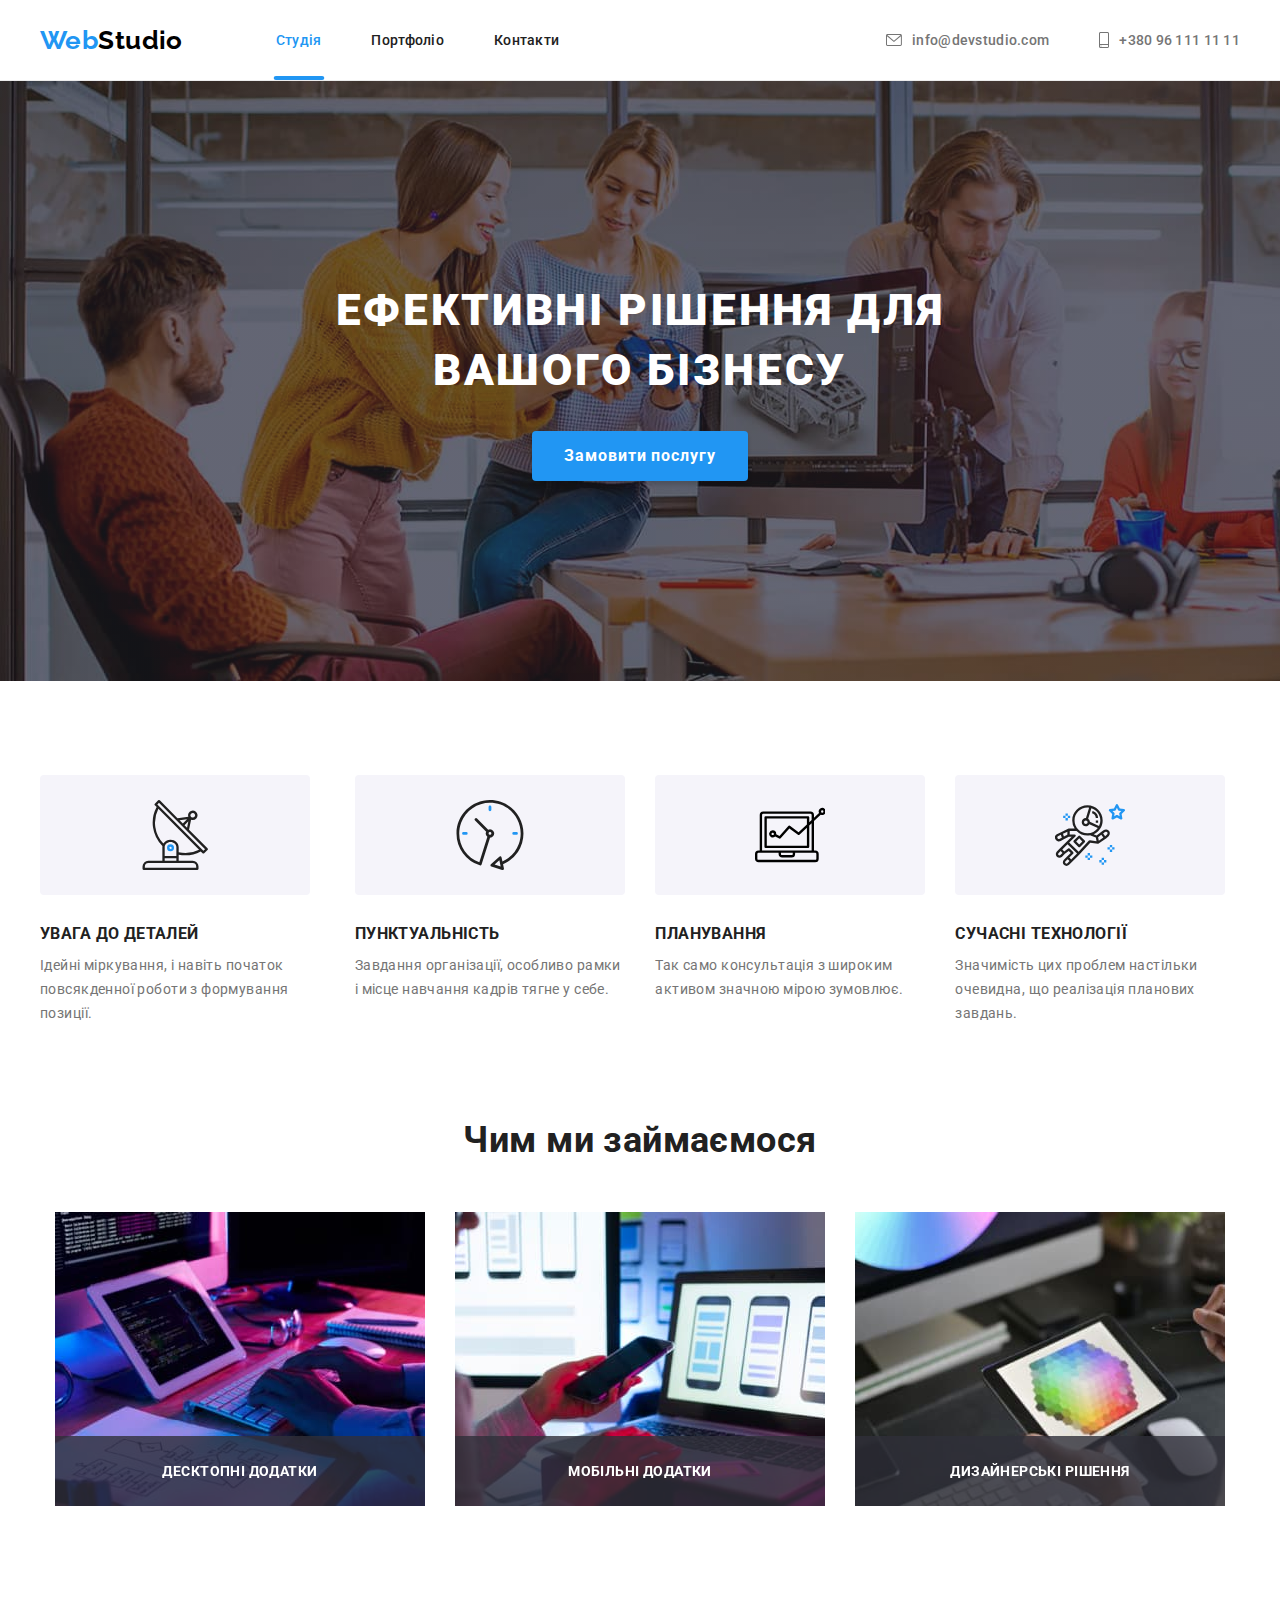
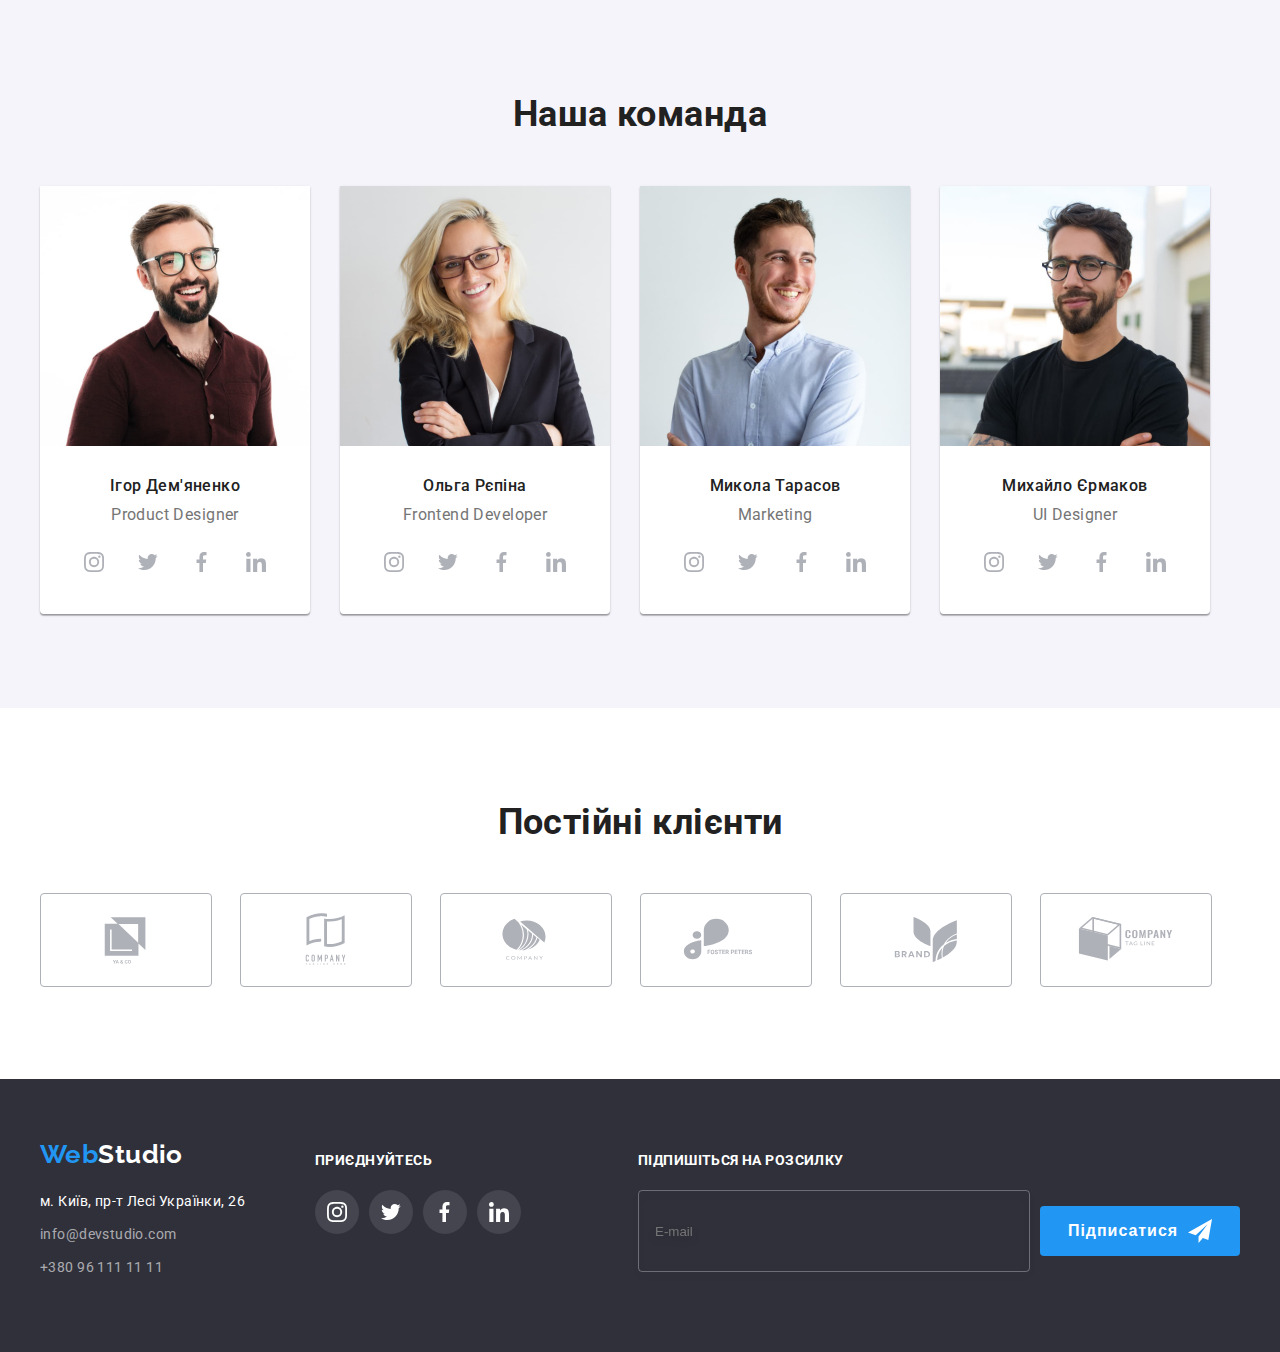
<file: index.html>
<!DOCTYPE html>
<html lang="uk">
  <head>
    <meta charset="UTF-8" />
    <meta http-equiv="X-UA-Compatible" content="IE=edge" />
    <meta name="viewport" content="width=device-width, initial-scale=1.0" />
    <title>Web Studio Головна</title>
    <link rel="preconnect" href="https://fonts.googleapis.com" />
    <link rel="preconnect" href="https://fonts.gstatic.com" crossorigin />
    <link href="https://fonts.googleapis.com/css2?family=Raleway:wght@700&family=Roboto:wght@400;500;700;900&display=swap" rel="stylesheet" />
    <link
      rel="stylesheet"
      href="https://cdnjs.cloudflare.com/ajax/libs/modern-normalize/1.1.0/modern-normalize.min.css"
      integrity="sha512-wpPYUAdjBVSE4KJnH1VR1HeZfpl1ub8YT/NKx4PuQ5NmX2tKuGu6U/JRp5y+Y8XG2tV+wKQpNHVUX03MfMFn9Q=="
      crossorigin="anonymous"
      referrerpolicy="no-referrer"
    />
    <link rel="stylesheet" href="./css/styles.css" />
  </head>
  <body>
    <header class="header-bloque">
      <div class="header container">
        <a href="./index.html" class="logo logo-dark-color"><span class="logo-accent">Web</span>Studio</a>
        <nav>
          <ul class="header-nav">
            <li><a href="./index.html" class="header-nav-link current-link">Студія</a></li>
            <li><a href="./portfolio.html" class="header-nav-link">Портфоліо</a></li>
            <li><a href="#" class="header-nav-link">Контакти</a></li>
          </ul>
        </nav>
        <ul class="header-nav contacts">
          <li>
            <a href="mailto:info@devstudio.com" class="header-contacts-link">
              <svg class="header-icon-contact" width="16" height="12">
                <use href="./images/icons.svg#icon-envelope"></use>
              </svg>
              info@devstudio.com
            </a>
          </li>
          <li>
            <a href="tel:+380961111111" class="header-contacts-link">
              <svg class="header-icon-contact" width="10" height="16">
                <use href="./images/icons.svg#icon-smartphone"></use>
              </svg>
              +380 96 111 11 11
            </a>
          </li>
        </ul>
      </div>
    </header>

    <div data-modal class="backdrop is-hidden">
      <div class="modal">
        <button data-modal-close class="modal-close-button">
          <svg class="button-close" width="18" height="18">
            <use href="./images/icons.svg#button-close"></use>
          </svg>
        </button>
        <div class="main-signup-form">
          <h3 class="main-signup-header">Залиште свої дані, ми вам передзвонимо</h3>
          <form autocomplete="off">
            <div class="main-signup-formfield">
              <label class="main-signup-label" for="user-name">
                Ім’я
                <input type="text" name="user-name" id="user-name" class="main-signup-inputs" />
                <svg class="main-signup-icon" width="18" height="18">
                  <use href="./images/icons.svg#icon-name"></use>
                </svg>
              </label>
            </div>
            <div class="main-signup-formfield">
              <label class="main-signup-label" for="user-phone">
                Телефон
                <input type="tel" name="user-phone" id="user-phone" class="main-signup-inputs" />
                <svg class="main-signup-icon" width="18" height="18">
                  <use href="./images/icons.svg#icon-phone"></use>
                </svg>
              </label>
            </div>
            <div class="main-signup-formfield">
              <label class="main-signup-label" for="user-email">
                Пошта
                <input type="email" name="user-email" id="user-email" class="main-signup-inputs" />
                <svg class="main-signup-icon" width="18" height="18">
                  <use href="./images/icons.svg#icon-email"></use>
                </svg>
              </label>
            </div>
            <div class="main-signup-formfield">
              <label class="main-signup-label">
                Коментар
                <textarea name="user-comment" rows="7" placeholder="Введіть текст" class="main-signup-textarea"> </textarea>
              </label>
            </div>
            <label class="main-signup-confirm" for="user-confirm">
              <input type="checkbox" name="user-confirm" id="user-confirm" class="main-signup-checkbox" />
              <span class="main-signup-checkbox-icon">
              <svg width="16" height="15">
                <use href="./images/icons.svg#icon-check"></use>
              </svg>
              </span>
              Погоджуюся з розсилкою та приймаю <a href="#" class="main-signup-link">Умови договору</a>
            </label>
            <button type="submit" class="main-signup-button">Відправити</button>
          </form>
        </div>
      </div>
    </div>

    <main>
      <section class="hero-bloque">
        <div class="container">
          <h1 class="hero-title">Ефективні рішення для вашого бізнесу</h1>
          <button data-modal-open type="button" class="hero-button">Замовити послугу</button>
        </div>
      </section>

      <!-- Benefits -->
      <section class="benefit">
        <div class="container">
          <h2 class="hide">Наші переваги</h2>
          <ul class="benefit-list">
            <li>
              <div class="benefit-list-item">
                <svg width="70" height="70">
                  <use href="./images/icons.svg#icon-benefit1"></use>
                </svg>
              </div>
              <h3 class="benefit-name">УВАГА ДО ДЕТАЛЕЙ</h3>
              <p class="benefit-detail">Ідейні міркування, і навіть початок повсякденної роботи з формування позиції.</p>
            </li>
            <li>
              <div class="benefit-list-item">
                <svg width="70" height="70">
                  <use href="./images/icons.svg#icon-benefit2"></use>
                </svg>
              </div>
              <h3 class="benefit-name">ПУНКТУАЛЬНІСТЬ</h3>
              <p class="benefit-detail">Завдання організації, особливо рамки і місце навчання кадрів тягне у себе.</p>
            </li>
            <li>
              <div class="benefit-list-item">
                <svg width="70" height="70">
                  <use href="./images/icons.svg#icon-benefit3"></use>
                </svg>
              </div>
              <h3 class="benefit-name">ПЛАНУВАННЯ</h3>
              <p class="benefit-detail">Так само консультація з широким активом значною мірою зумовлює.</p>
            </li>
            <li>
              <div class="benefit-list-item">
                <svg width="70" height="70">
                  <use href="./images/icons.svg#icon-benefit4"></use>
                </svg>
              </div>
              <h3 class="benefit-name">СУЧАСНІ ТЕХНОЛОГІЇ</h3>
              <p class="benefit-detail">Значимість цих проблем настільки очевидна, що реалізація планових завдань.</p>
            </li>
          </ul>
        </div>
      </section>

      <!-- What We Do -->
      <section class="tasks">
        <div class="container">
          <h2 class="section-header">Чим ми займаємося</h2>
          <ul class="tasks-list">
            <li>
              <div class="tasks-list-detail">
                <img src="./images/tasks1.jpg" alt="Десктопні додатки" width="370" class="card-image" />
                <p class="tasks-list-label">Десктопні додатки</p>
              </div>
            </li>
            <li>
              <div class="tasks-list-detail">
                <img src="./images/tasks2.jpg" alt="Мобільні додатки" width="370" class="card-image" />
                <p class="tasks-list-label">Мобільні додатки</p>
              </div>
            </li>
            <li>
              <div class="tasks-list-detail">
                <img src="./images/tasks3.jpg" alt="Дизайнерські рішення" width="370" class="card-image" />
                <p class="tasks-list-label">Дизайнерські рішення</p>
              </div>
            </li>
          </ul>
        </div>
      </section>

      <!-- Our Staff -->
      <section class="staff">
        <div class="container">
          <h2 class="section-header">Наша команда</h2>
          <ul class="staff-list">
            <li class="staff-detail">
              <img src="./images/demiyanenko-i.jpg" alt="Ігор Дем'яненко" width="270" class="card-image" />
              <div class="staff-detail-card">
                <h3 class="staff-name">Ігор Дем'яненко</h3>
                <p class="staff-jobtitle">Product Designer</p>
                <ul class="staff-social-net">
                  <li class="staff-social-item">
                    <a href="https://instagram.com/" target="_blank" rel="noreferrer noopener" class="staff-soc-link">
                      <svg class="social-net-icon" width="20px" height="20px">
                        <use href="./images/icons.svg#icon-instagram"></use>
                      </svg>
                    </a>
                  </li>
                  <li class="staff-social-item">
                    <a href="https://twitter.com/" target="_blank" rel="noreferrer noopener" class="staff-soc-link">
                      <svg class="social-net-icon" width="20px" height="20px">
                        <use href="./images/icons.svg#icon-twitter"></use>
                      </svg>
                    </a>
                  </li>
                  <li class="staff-social-item">
                    <a href="https://facebook.com/" target="_blank" rel="noreferrer noopener" class="staff-soc-link">
                      <svg class="social-net-icon" width="20px" height="20px">
                        <use href="./images/icons.svg#icon-facebook"></use>
                      </svg>
                    </a>
                  </li>
                  <li class="staff-social-item">
                    <a href="https://linkedin.com/" target="_blank" rel="noreferrer noopener" class="staff-soc-link">
                      <svg class="social-net-icon" width="20px" height="20px">
                        <use href="./images/icons.svg#icon-linkedin"></use>
                      </svg>
                    </a>
                  </li>
                </ul>
              </div>
            </li>
            <li class="staff-detail">
              <img src="./images/repina-o.jpg" alt="Ольга Рєпіна" width="270" class="card-image" />
              <div class="staff-detail-card">
                <h3 class="staff-name">Ольга Рєпіна</h3>
                <p class="staff-jobtitle">Frontend Developer</p>
                <ul class="staff-social-net">
                  <li class="staff-social-item">
                    <a href="https://instagram.com/" target="_blank" rel="noreferrer noopener" class="staff-soc-link">
                      <svg class="social-net-icon" width="20px" height="20px">
                        <use href="./images/icons.svg#icon-instagram"></use>
                      </svg>
                    </a>
                  </li>
                  <li class="staff-social-item">
                    <a href="https://twitter.com/" target="_blank" rel="noreferrer noopener" class="staff-soc-link">
                      <svg class="social-net-icon" width="20px" height="20px">
                        <use href="./images/icons.svg#icon-twitter"></use>
                      </svg>
                    </a>
                  </li>
                  <li class="staff-social-item">
                    <a href="https://facebook.com/" target="_blank" rel="noreferrer noopener" class="staff-soc-link">
                      <svg class="social-net-icon" width="20px" height="20px">
                        <use href="./images/icons.svg#icon-facebook"></use>
                      </svg>
                    </a>
                  </li>
                  <li class="staff-social-item">
                    <a href="https://linkedin.com/" target="_blank" rel="noreferrer noopener" class="staff-soc-link">
                      <svg class="social-net-icon" width="20px" height="20px">
                        <use href="./images/icons.svg#icon-linkedin"></use>
                      </svg>
                    </a>
                  </li>
                </ul>
              </div>
            </li>
            <li class="staff-detail">
              <img src="./images/tarasov-m.jpg" alt="Микола Тарасов" width="270" class="card-image" />
              <div class="staff-detail-card">
                <h3 class="staff-name">Микола Тарасов</h3>
                <p class="staff-jobtitle">Marketing</p>
                <ul class="staff-social-net">
                  <li class="staff-social-item">
                    <a href="https://instagram.com/" target="_blank" rel="noreferrer noopener" class="staff-soc-link">
                      <svg class="social-net-icon" width="20px" height="20px">
                        <use href="./images/icons.svg#icon-instagram"></use>
                      </svg>
                    </a>
                  </li>
                  <li class="staff-social-item">
                    <a href="https://twitter.com/" target="_blank" rel="noreferrer noopener" class="staff-soc-link">
                      <svg class="social-net-icon" width="20px" height="20px">
                        <use href="./images/icons.svg#icon-twitter"></use>
                      </svg>
                    </a>
                  </li>
                  <li class="staff-social-item">
                    <a href="https://facebook.com/" target="_blank" rel="noreferrer noopener" class="staff-soc-link">
                      <svg class="social-net-icon" width="20px" height="20px">
                        <use href="./images/icons.svg#icon-facebook"></use>
                      </svg>
                    </a>
                  </li>
                  <li class="staff-social-item">
                    <a href="https://linkedin.com/" target="_blank" rel="noreferrer noopener" class="staff-soc-link">
                      <svg class="social-net-icon" width="20px" height="20px">
                        <use href="./images/icons.svg#icon-linkedin"></use>
                      </svg>
                    </a>
                  </li>
                </ul>
              </div>
            </li>
            <li class="staff-detail">
              <img src="./images/ermakov-m.jpg" alt="Михайло Єрмаков" width="270" class="card-image" />
              <div class="staff-detail-card">
                <h3 class="staff-name">Михайло Єрмаков</h3>
                <p class="staff-jobtitle">UI Designer</p>
                <ul class="staff-social-net">
                  <li class="staff-social-item">
                    <a href="https://instagram.com/" target="_blank" rel="noreferrer noopener" class="staff-soc-link">
                      <svg class="social-net-icon" width="20px" height="20px">
                        <use href="./images/icons.svg#icon-instagram"></use>
                      </svg>
                    </a>
                  </li>
                  <li class="staff-social-item">
                    <a href="https://twitter.com/" target="_blank" rel="noreferrer noopener" class="staff-soc-link">
                      <svg class="social-net-icon" width="20px" height="20px">
                        <use href="./images/icons.svg#icon-twitter"></use>
                      </svg>
                    </a>
                  </li>
                  <li class="staff-social-item">
                    <a href="https://facebook.com/" target="_blank" rel="noreferrer noopener" class="staff-soc-link">
                      <svg class="social-net-icon" width="20px" height="20px">
                        <use href="./images/icons.svg#icon-facebook"></use>
                      </svg>
                    </a>
                  </li>
                  <li class="staff-social-item">
                    <a href="https://linkedin.com/" target="_blank" rel="noreferrer noopener" class="staff-soc-link">
                      <svg class="social-net-icon" width="20px" height="20px">
                        <use href="./images/icons.svg#icon-linkedin"></use>
                      </svg>
                    </a>
                  </li>
                </ul>
              </div>
            </li>
          </ul>
        </div>
      </section>
    </main>

    <section class="clients">
      <div class="container">
        <h2 class="section-header">Постійні клієнти</h2>
        <ul class="client-list">
          <li class="client-list-item">
            <a class="client-list-link">
              <svg class="client-logo" width="106" height="60">
                <use href="./images/icons.svg#icon-client1"></use>
              </svg>
            </a>
          </li>
          <li class="client-list-item">
            <a class="client-list-link">
              <svg class="client-logo" width="106" height="60">
                <use href="./images/icons.svg#icon-client2"></use>
              </svg>
            </a>
          </li>
          <li class="client-list-item">
            <a class="client-list-link">
              <svg class="client-logo" width="106" height="60">
                <use href="./images/icons.svg#icon-client3"></use>
              </svg>
            </a>
          </li>
          <li class="client-list-item">
            <a class="client-list-link">
              <svg class="client-logo" width="106" height="60">
                <use href="./images/icons.svg#icon-client4"></use>
              </svg>
            </a>
          </li>
          <li class="client-list-item">
            <a class="client-list-link">
              <svg class="client-logo" width="106" height="60">
                <use href="./images/icons.svg#icon-client5"></use>
              </svg>
            </a>
          </li>
          <li class="client-list-item">
            <a class="client-list-link">
              <svg class="client-logo" width="106" height="60">
                <use href="./images/icons.svg#icon-client6"></use>
              </svg>
            </a>
          </li>
        </ul>
      </div>
    </section>

    <footer class="footer">
      <div class="container footer-section">
        <div>
          <a href="./index.html" class="logo logo-white-color footer-logo"><span class="logo-accent">Web</span>Studio</a>
          <address class="address-bloque">
            <ul>
              <li class="footer-detail">
                <a href="https://goo.gl/maps/JKmahbttWBUAZa8E8" target="_blank" rel="noreferrer noopener" class="footer-link">
                  м. Київ, пр-т Лесі Українки, 26
                </a>
              </li>
              <li class="footer-detail">
                <a href="mailto:info@devstudio.com" class="footer-link footer-opaque">info@devstudio.com</a>
              </li>
              <li class="footer-detail">
                <a href="tel:+380961111111" class="footer-link footer-opaque">+380 96 111 11 11</a>
              </li>
            </ul>
          </address>
        </div>
        <div>
          <h3 class="footer-header-white">Приєднуйтесь</h3>
          <ul class="staff-social-net">
            <li class="staff-social-item">
              <a href="https://instagram.com/" target="_blank" rel="noreferrer noopener" class="staff-soc-link footer-social">
                <svg class="social-net-icon" width="20px" height="20px">
                  <use href="./images/icons.svg#icon-instagram"></use>
                </svg>
              </a>
            </li>
            <li class="staff-social-item">
              <a href="https://twitter.com/" target="_blank" rel="noreferrer noopener" class="staff-soc-link footer-social">
                <svg class="social-net-icon" width="20px" height="20px">
                  <use href="./images/icons.svg#icon-twitter"></use>
                </svg>
              </a>
            </li>
            <li class="staff-social-item">
              <a href="https://facebook.com/" target="_blank" rel="noreferrer noopener" class="staff-soc-link footer-social">
                <svg class="social-net-icon" width="20px" height="20px">
                  <use href="./images/icons.svg#icon-facebook"></use>
                </svg>
              </a>
            </li>
            <li class="staff-social-item">
              <a href="https://linkedin.com/" target="_blank" rel="noreferrer noopener" class="staff-soc-link footer-social">
                <svg class="social-net-icon" width="20px" height="20px">
                  <use href="./images/icons.svg#icon-linkedin"></use>
                </svg>
              </a>
            </li>
          </ul>
        </div>
        <div class="footer-header-white footer-mail-container">
          <label for="footer-email" class="footer-email-label">Підпишіться на розсилку</label>
          <form name="signup-form" autocomplete="off" novalidate class="footer-signup-form">
            <input type="email" name="email" class="footer-signup-field" placeholder="E-mail" id="footer-email"/>
            <button type="submit" class="footer-signup-button">Підписатися</button>
          </form>
        </div>
      </div>
    </footer>
    <script src="./js/modal.js"></script>
  </body>
</html>
</file>
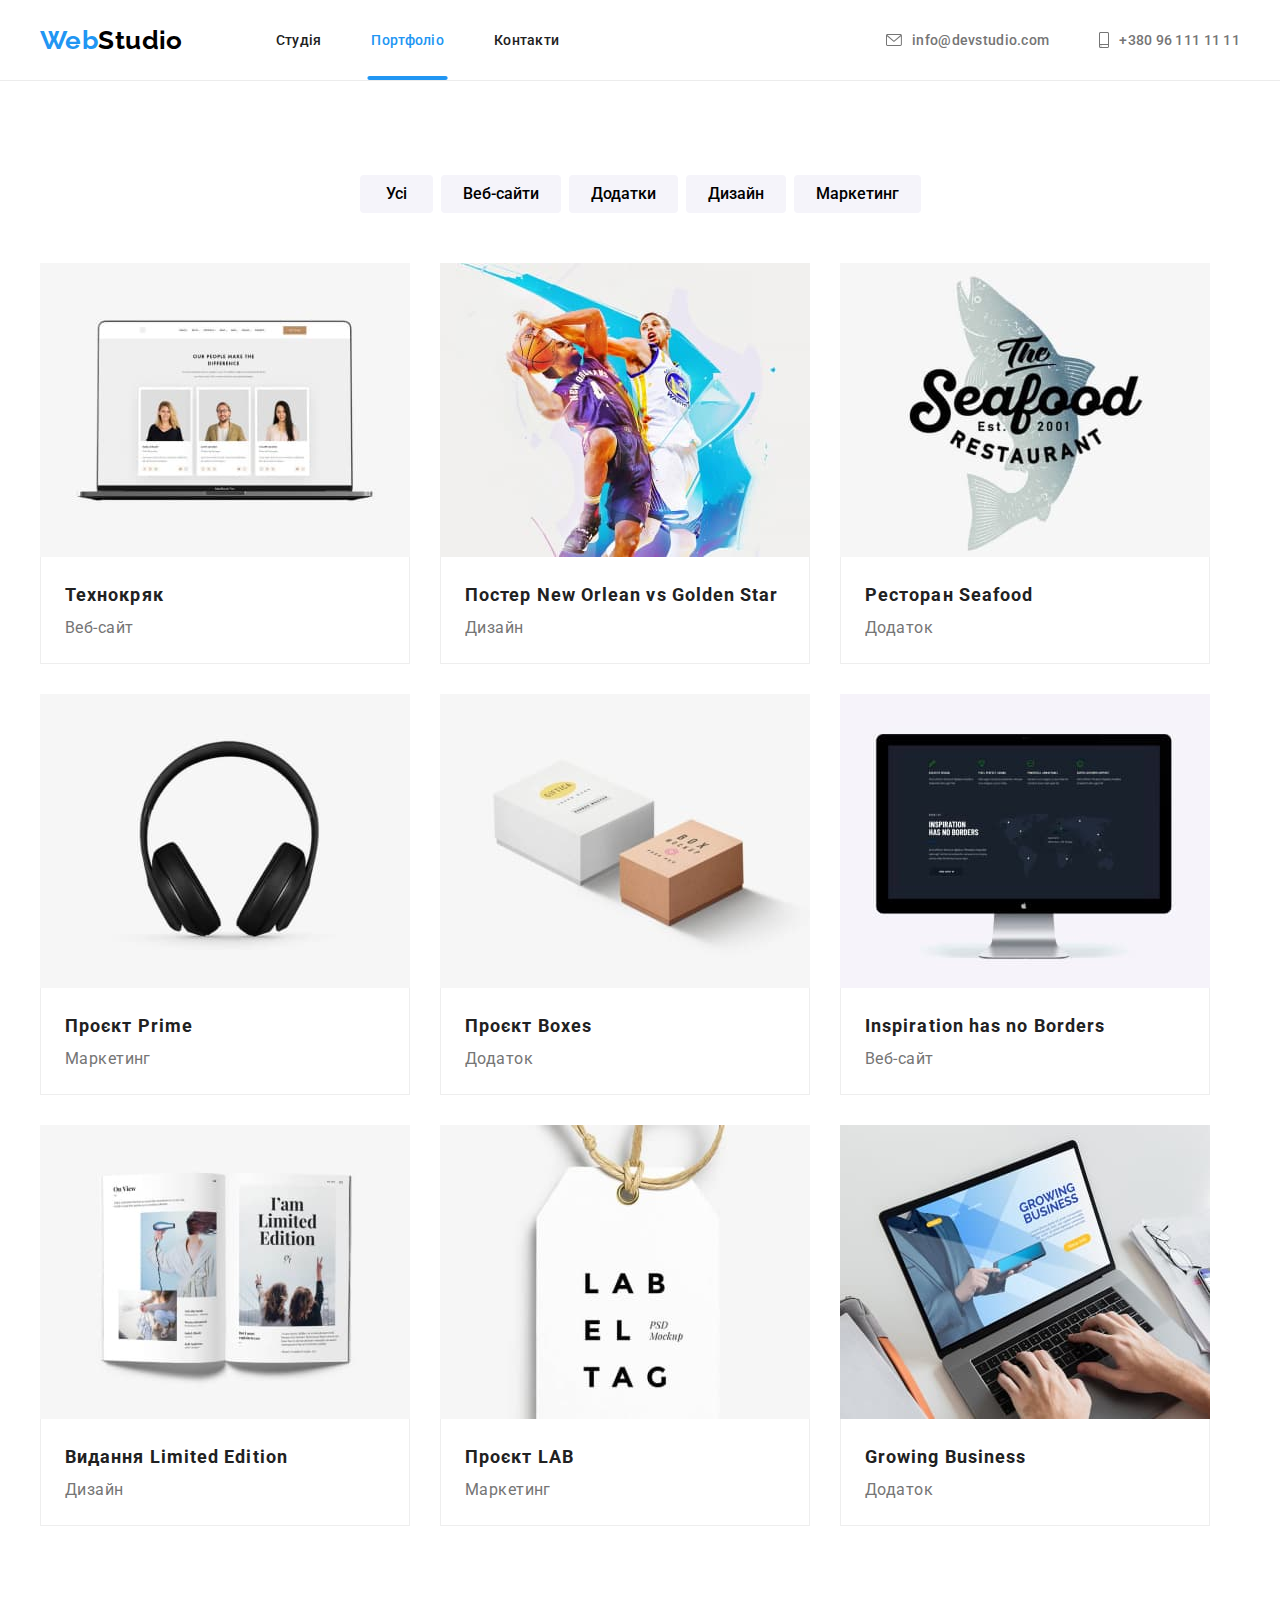
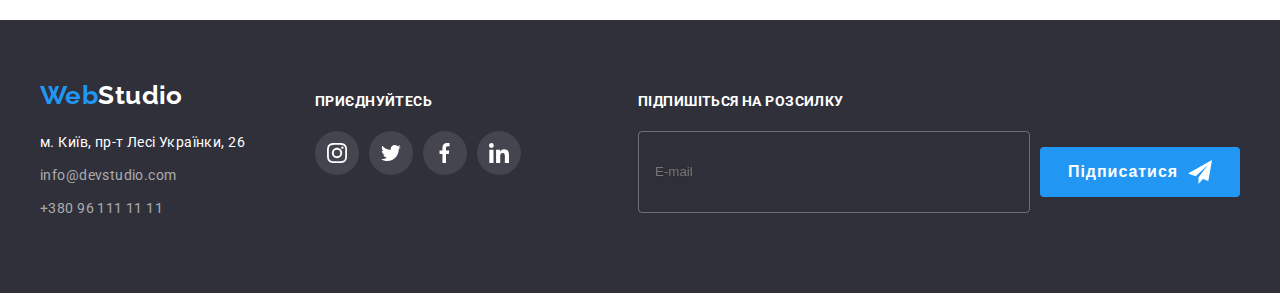
<file: portfolio.html>
<!DOCTYPE html>
<html lang="uk">
  <head>
    <meta charset="UTF-8" />
    <meta http-equiv="X-UA-Compatible" content="IE=edge" />
    <meta name="viewport" content="width=device-width, initial-scale=1.0" />
    <title>Web Studio Потфоліо</title>
    <link rel="preconnect" href="https://fonts.googleapis.com" />
    <link rel="preconnect" href="https://fonts.gstatic.com" crossorigin />
    <link href="https://fonts.googleapis.com/css2?family=Raleway:wght@700&family=Roboto:wght@400;500;700;900&display=swap" rel="stylesheet" />
    <link
      rel="stylesheet"
      href="https://cdnjs.cloudflare.com/ajax/libs/modern-normalize/1.1.0/modern-normalize.min.css"
      integrity="sha512-wpPYUAdjBVSE4KJnH1VR1HeZfpl1ub8YT/NKx4PuQ5NmX2tKuGu6U/JRp5y+Y8XG2tV+wKQpNHVUX03MfMFn9Q=="
      crossorigin="anonymous"
      referrerpolicy="no-referrer"
    />
    <link rel="stylesheet" href="./css/styles.css" />
  </head>
  <body>
    <header class="header-bloque">
      <div class="header container">
        <a href="./index.html" class="logo logo-dark-color"><span class="logo-accent">Web</span>Studio</a>
        <nav>
          <ul class="header-nav">
            <li><a href="./index.html" class="header-nav-link">Студія</a></li>
            <li><a href="./portfolio.html" class="header-nav-link current-link">Портфоліо</a></li>
            <li><a href="#" class="header-nav-link">Контакти</a></li>
          </ul>
        </nav>
        <ul class="header-nav contacts">
          <li>
            <a href="mailto:info@devstudio.com" class="header-contacts-link">
              <svg class="header-icon-contact" width="16" height="12">
                <use href="./images/icons.svg#icon-envelope"></use>
              </svg>
              info@devstudio.com
            </a>
          </li>
          <li>
            <a href="tel:+380961111111" class="header-contacts-link">
              <svg class="header-icon-contact" width="10" height="16">
                <use href="./images/icons.svg#icon-smartphone"></use>
              </svg>
              +380 96 111 11 11
            </a>
          </li>
        </ul>
      </div>
    </header>

    <main>
      <section class="portfolio">
        <div class="container">
          <h2 class="hide">Портфоліо</h2>
          <ul class="filter-buttons">
            <li><button type="button" class="filter-button">Усі</button></li>
            <li><button type="button" class="filter-button">Веб-сайти</button></li>
            <li><button type="button" class="filter-button">Додатки</button></li>
            <li><button type="button" class="filter-button">Дизайн</button></li>
            <li><button type="button" class="filter-button">Маркетинг</button></li>
          </ul>
          <ul class="portfolio-list">
            <li>
              <div class="portfolio-card">
                <a href="#" class="portfolio-list-link">
                  <div class="portfolio-card-popup">
                    <img src="./images/pf-technocrack.jpg" alt="Веб-сайт Технокряк" width="370" class="card-image" />
                    <p class="portfolio-card-label">
                      Ресурс пропонує комплексні пропозиції з різним рівнем функціоналу та сервісів. Все це дозволить відвідувачу отримати вичерпні відомості
                      про компанію чи приватну особу.
                    </p>
                  </div>
                  <div class="portfolio-project-card">
                    <h3 class="portfolio-project-name">Технокряк</h3>
                    <p class="portfolio-project-type">Веб-сайт</p>
                  </div>
                </a>
              </div>
            </li>
            <li>
              <div class="portfolio-card">
                <a href="#" class="portfolio-list-link">
                  <div class="portfolio-card-popup">
                    <img src="./images/pf-poster-neworleans.jpg" alt="Дизайн Постер New Orlean vs Golden Star" width="370" class="card-image" />
                    <p class="portfolio-card-label">
                      Ресурс пропонує комплексні пропозиції з різним рівнем функціоналу та сервісів. Все це дозволить відвідувачу отримати вичерпні відомості
                      про компанію чи приватну особу.
                    </p>
                  </div>
                  <div class="portfolio-project-card">
                    <h3 class="portfolio-project-name">Постер New Orlean vs Golden Star</h3>
                    <p class="portfolio-project-type">Дизайн</p>
                  </div>
                </a>
              </div>
            </li>
            <li>
              <div class="portfolio-card">
                <a href="#" class="portfolio-list-link">
                  <div class="portfolio-card-popup">
                    <img src="./images/pf-restoran-seafood.jpg" alt="Додаток Ресторан Seafood" width="370" class="card-image" />
                    <p class="portfolio-card-label">
                      Ресурс пропонує комплексні пропозиції з різним рівнем функціоналу та сервісів. Все це дозволить відвідувачу отримати вичерпні відомості
                      про компанію чи приватну особу.
                    </p>
                  </div>
                  <div class="portfolio-project-card">
                    <h3 class="portfolio-project-name">Ресторан Seafood</h3>
                    <p class="portfolio-project-type">Додаток</p>
                  </div>
                </a>
              </div>
            </li>
            <li>
              <div class="portfolio-card">
                <a href="#" class="portfolio-list-link">
                  <div class="portfolio-card-popup">
                    <img src="./images/pf-prime-project.jpg" alt="Маркетинг Проєкт Prime" width="370" class="card-image" />
                    <p class="portfolio-card-label">
                      Ресурс пропонує комплексні пропозиції з різним рівнем функціоналу та сервісів. Все це дозволить відвідувачу отримати вичерпні відомості
                      про компанію чи приватну особу.
                    </p>
                  </div>
                  <div class="portfolio-project-card">
                    <h3 class="portfolio-project-name">Проєкт Prime</h3>
                    <p class="portfolio-project-type">Маркетинг</p>
                  </div>
                </a>
              </div>
            </li>
            <li>
              <div class="portfolio-card">
                <a href="#" class="portfolio-list-link">
                  <div class="portfolio-card-popup">
                    <img src="./images/pf-boxes-project.jpg" alt="Додаток Проєкт Boxes" width="370" class="card-image" />
                    <p class="portfolio-card-label">
                      Ресурс пропонує комплексні пропозиції з різним рівнем функціоналу та сервісів. Все це дозволить відвідувачу отримати вичерпні відомості
                      про компанію чи приватну особу.
                    </p>
                  </div>
                  <div class="portfolio-project-card">
                    <h3 class="portfolio-project-name">Проєкт Boxes</h3>
                    <p class="portfolio-project-type">Додаток</p>
                  </div>
                </a>
              </div>
            </li>
            <li>
              <div class="portfolio-card">
                <a href="#" class="portfolio-list-link">
                  <div class="portfolio-card-popup">
                    <img src="./images/pf-inspiration.jpg" alt="Веб-сайт Inspiration has no Borders" width="370" class="card-image" />
                    <p class="portfolio-card-label">
                      Ресурс пропонує комплексні пропозиції з різним рівнем функціоналу та сервісів. Все це дозволить відвідувачу отримати вичерпні відомості
                      про компанію чи приватну особу.
                    </p>
                  </div>
                  <div class="portfolio-project-card">
                    <h3 class="portfolio-project-name">Inspiration has no Borders</h3>
                    <p class="portfolio-project-type">Веб-сайт</p>
                  </div>
                </a>
              </div>
            </li>
            <li>
              <div class="portfolio-card">
                <a href="#" class="portfolio-list-link">
                  <div class="portfolio-card-popup">
                    <img src="./images/pf-limited-edition-book.jpg" alt="Дизайн Видання Limited Edition" width="370" class="card-image" />
                    <p class="portfolio-card-label">
                      Ресурс пропонує комплексні пропозиції з різним рівнем функціоналу та сервісів. Все це дозволить відвідувачу отримати вичерпні відомості
                      про компанію чи приватну особу.
                    </p>
                  </div>
                  <div class="portfolio-project-card">
                    <h3 class="portfolio-project-name">Видання Limited Edition</h3>
                    <p class="portfolio-project-type">Дизайн</p>
                  </div>
                </a>
              </div>
            </li>
            <li>
              <div class="portfolio-card">
                <a href="#" class="portfolio-list-link">
                  <div class="portfolio-card-popup">
                    <img src="./images/pf-lab-project.jpg" alt="Маркетинг Проєкт LAB" width="370" class="card-image" />
                    <p class="portfolio-card-label">
                      Ресурс пропонує комплексні пропозиції з різним рівнем функціоналу та сервісів. Все це дозволить відвідувачу отримати вичерпні відомості
                      про компанію чи приватну особу.
                    </p>
                  </div>
                  <div class="portfolio-project-card">
                    <h3 class="portfolio-project-name">Проєкт LAB</h3>
                    <p class="portfolio-project-type">Маркетинг</p>
                  </div>
                </a>
              </div>
            </li>
            <li>
              <div class="portfolio-card">
                <a href="#" class="portfolio-list-link">
                  <div class="portfolio-card-popup">
                    <img src="./images/pf-growing-business.jpg" alt="Додаток Growing Business" width="370" class="card-image" />
                    <p class="portfolio-card-label">
                      Ресурс пропонує комплексні пропозиції з різним рівнем функціоналу та сервісів. Все це дозволить відвідувачу отримати вичерпні відомості
                      про компанію чи приватну особу.
                    </p>
                  </div>
                  <div class="portfolio-project-card">
                    <h3 class="portfolio-project-name">Growing Business</h3>
                    <p class="portfolio-project-type">Додаток</p>
                  </div>
                </a>
              </div>
            </li>
          </ul>
        </div>
      </section>
    </main>

    <footer class="footer">
      <div class="container footer-section">
        <div>
          <a href="./index.html" class="logo logo-white-color footer-logo"><span class="logo-accent">Web</span>Studio</a>
          <address class="address-bloque">
            <ul>
              <li class="footer-detail">
                <a href="https://goo.gl/maps/JKmahbttWBUAZa8E8" target="_blank" rel="noreferrer noopener" class="footer-link">
                  м. Київ, пр-т Лесі Українки, 26
                </a>
              </li>
              <li class="footer-detail">
                <a href="mailto:info@devstudio.com" class="footer-link footer-opaque">info@devstudio.com</a>
              </li>
              <li class="footer-detail">
                <a href="tel:+380961111111" class="footer-link footer-opaque">+380 96 111 11 11</a>
              </li>
            </ul>
          </address>
        </div>
        <div>
          <h3 class="footer-header-white">Приєднуйтесь</h3>
          <ul class="staff-social-net">
            <li class="staff-social-item">
              <a href="https://instagram.com/" target="_blank" rel="noreferrer noopener" class="staff-soc-link footer-social">
                <svg class="social-net-icon" width="20px" height="20px">
                  <use href="./images/icons.svg#icon-instagram"></use>
                </svg>
              </a>
            </li>
            <li class="staff-social-item">
              <a href="https://twitter.com/" target="_blank" rel="noreferrer noopener" class="staff-soc-link footer-social">
                <svg class="social-net-icon" width="20px" height="20px">
                  <use href="./images/icons.svg#icon-twitter"></use>
                </svg>
              </a>
            </li>
            <li class="staff-social-item">
              <a href="https://facebook.com/" target="_blank" rel="noreferrer noopener" class="staff-soc-link footer-social">
                <svg class="social-net-icon" width="20px" height="20px">
                  <use href="./images/icons.svg#icon-facebook"></use>
                </svg>
              </a>
            </li>
            <li class="staff-social-item">
              <a href="https://linkedin.com/" target="_blank" rel="noreferrer noopener" class="staff-soc-link footer-social">
                <svg class="social-net-icon" width="20px" height="20px">
                  <use href="./images/icons.svg#icon-linkedin"></use>
                </svg>
              </a>
            </li>
          </ul>
        </div>
        <div class="footer-header-white footer-mail-container">
          <label for="footer-email" class="footer-email-label">Підпишіться на розсилку</label>
          <form name="signup-form" autocomplete="off" novalidate class="footer-signup-form">
            <input type="email" name="email" class="footer-signup-field" placeholder="E-mail" id="footer-email" />
            <button type="submit" class="footer-signup-button">Підписатися</button>
          </form>
        </div>
      </div>
    </footer>
  </body>
</html>
</file>
<file: css/styles.css>
:root {
    --font-headers: "Raleway";

    --first-background-color: #ffffff;
    --second-background-color: #F5F4FA;
    --color-accent: #2196F3;
    --color-accent2: #188CE8;
    --color-primary-dark: #212121;
    --color-primary-middle: #757575;
    --color-light: #ffffff;

    --t-transition: cubic-bezier(0.4, 0, 0.2, 1);
    --t-duration: 250ms;
}

body {
    background-color: var(--first-background-color);
    
    font-family: "Roboto", sans-serif;
    font-size: 14px;
    font-weight: 400;
    letter-spacing: 0.03em;

    color: var(--color-primary-dark);
    margin: 0;
    padding: 0;
}

h1,
h2,
h3,
p {
    margin: 0;
    padding: 0;
}

ul {
    list-style: none;
    padding: 0;
    margin: 0;
}

.hide {
    border: 0;
    clip: rect(1px, 1px, 1px, 1px);
    -webkit-clip-path: inset(50%);
    clip-path: inset(50%);
    height: 1px;
    margin: -1px;
    overflow: hidden;
    padding: 0;
    position: absolute;
    width: 1px;
}

.container {
    width: 1200px;
    padding: 0px 15px;
    margin: 0 auto;
    /* outline: 1px solid tomato; */
}

.logo {
    font-family: 'Raleway', sans-serif;
    font-weight: 700;
    font-size: 26px;
    line-height: 1.192;
    text-decoration: none;
    margin-right: 93px;

    padding-top: 15px;
    padding-bottom: 15px;
}    

.logo-dark-color {
    color: #000000;
}

.logo-white-color {
    color: #ffffff;
}

.logo-accent {
    color: #2196F3;
}

.header-bloque {
    border: #ECECEC solid;
    border-width: 0 0 1px 0;
    max-width: 1600px;
    margin: 0 auto;
}

.header {
    display: flex;
    align-items: center;
}

.header-nav {
    font-weight: 500;
    line-height: 1.143;
    letter-spacing: 0.02em;

    display: flex;
    margin: 0 auto;
    gap: 50px;
    padding-top: 32px;
    padding-bottom: 32px;
}

.contacts {
    margin-left: auto;
    margin-right: 0;
    padding: 0;
}

.header-nav-link {
    color: var(--color-primary-dark);
    text-decoration: none;
    padding-top: 16px;
    padding-bottom: 32px;

    transition: color var(--t-duration) var(--t-transition);
}

.header-nav-link:hover,
.header-nav-link:focus {
    color: var(--color-accent);
}

.header-icon-contact {
    margin-right: 10px;
    fill: currentColor;
}

.current-link {
    position: relative;
    color: var(--color-accent);
}

.current-link::after {
    content: "";
    display: block;
    width: 100%;
    height: 4px;
    border-radius: 2px;
    background-color: var(--color-accent);

    position: absolute;
    bottom: 0;
    transform: scaleX(1.1);
}

.header-contacts-link {
    color: var(--color-primary-middle);
    text-decoration: none;
    padding-top: 16px;
    padding-bottom: 16px;
    display: flex;
    align-items: center;

    transition: color var(--t-duration) var(--t-transition);
}

.header-contacts-link:hover,
.header-contacts-link:focus {
    color: var(--color-accent);
}


.backdrop {
    position: fixed;
    top: 0;
    left: 0;
    width: 100%;
    height: 100%;
    background-color: rgba(0, 0, 0, 0.2);

    transition: opacity var(--t-duration) var(--t-transition);
}

.backdrop.is-hidden {
    opacity: 0;
    pointer-events: none;
}

.modal {
    position: absolute;
    top: 50%;
    left: 50%;
    transform: translate(-50%, -50%);

    height: 581px;
    width: 528px;
    
    background-color: #fff;
}

.modal-close-button {
    position: absolute;
    top: 8px;
    right: 8px;

    width: 30px;
    height: 30px;

    background: #FFFFFF;
    border: 1px solid rgba(0, 0, 0, 0.1);
    border-radius: 50%;
    padding: 5px;
    cursor: pointer;
    color: #000000;

    transition-property: background-color, color;
    transition-duration: var(--t-duration);
    transition-timing-function: var(--t-transition);
    transition-delay: 0;
}

.modal-close-button:hover,
.modal-close-button:focus {
    background: var(--color-accent);
    color: var(--color-light);
    outline: none;
}

.button-close {
    display: block;
    margin: 0;
    fill: currentColor;
}

.main-signup-form {
    padding: 40px;
    width:100%
}

.main-signup-formfield {
    position: relative;
}

.main-signup-label {
    font-size: 12px;
    line-height: 1.167;
    letter-spacing: 0.01em;
    color: var(--color-primary-middle);
}

.main-signup-icon {
    position: absolute;
    top: 50%;
    left: 12px;
    fill: var(--color-primary-dark);
    display: inline-block;
    width: 18px;
    height: 18px;

    transition: fill var(--t-duration) var(--t-transition);
}

.main-signup-inputs {
    display: block;
    width: 100%;
    height: 40px;
    box-sizing: border-box;
    font-size: 14px;

    border: 1px solid rgba(33, 33, 33, 0.2);
    border-radius: 4px;
    margin-top: 4px;
    margin-bottom: 10px;
    padding: 12px 12px 12px 42px;
    outline: none;

    transition: border var(--t-duration) var(--t-transition);
}

.main-signup-inputs:focus {
    border: 1px solid var(--color-accent);
}

.main-signup-inputs:focus + .main-signup-icon {
    fill: var(--color-accent);
}

.main-signup-header {
    font-weight: 700;
    font-size: 20px;
    line-height: 1.15;
    text-align: center;
    letter-spacing: 0.03em;
    display: block;
    margin: 0 auto 12px auto;
}

.main-signup-textarea {
    width: 100%;
    height: 120px;
    margin-top: 4px;
    margin-bottom: 20px;
    
    font-size: 14px;

    border: 1px solid rgba(33, 33, 33, 0.2);
    border-radius: 4px;
    padding: 12px 16px;
    resize: none;
}

.main-signup-textarea:focus {
    border: 1px solid var(--color-accent);
    outline: none;
}

/* --- CHECKBOX --- */

.main-signup-confirm {
    display: inline-flex;
    align-items: center;
    color: var(--color-primary-middle);
    margin-left: 13px;
}

.main-signup-link {
    color: var(--color-accent);
    margin-left: 5px;
}

.main-signup-link:active {
    color: var(--color-accent2);
}

.main-signup-checkbox {
    appearance: none;
    position: absolute;
}

.main-signup-checkbox-icon {
    width: 16px;
    height: 15px;
    display: flex;
    align-items: center;
    justify-content: center;
    border: 1px solid var(--color-primary-dark);
    border-radius: 2px;
    margin-right: 7px;
    transition: border-color var(--t-duration) var(--t-transition), background-color var(--t-duration) var(--t-transition);
}

.main-signup-checkbox:checked + .main-signup-checkbox-icon {
    background-color: var(--color-accent);
    border-color: var(--color-accent);
}

.main-signup-button {
    box-sizing: border-box;
    width: 200px;
    height: 50px;

    background-color: var(--color-accent);
    border-radius: 4px;
    border: 0;
    color: var(--color-light);
    display: block;
    margin: 30px auto 0 auto;
    cursor: pointer;

    font-weight: 700;
    font-size: 16px;
    line-height: 1.875;
    letter-spacing: 0.06em;
    
    transition: background-color var(--t-duration) var(--t-transition), box-shadow var(--t-duration) var(--t-transition);
}

.main-signup-button:hover,
.main-signup-button:focus {
    background-color: var(--color-accent2);
    box-shadow: 0px 4px 4px rgba(0, 0, 0, 0.15);
}

.hero-bloque {
    padding: 200px 0;
    background-color: #C4C4C4;
    background-image: linear-gradient(rgba(47, 48, 58, 0.4), rgba(47, 48, 58, 0.4)), url("../images/webstudio-background.jpg");
    background-size: cover;
    max-width: 1600px;
    margin: 0 auto;
}

.hero-title {
    width: 696px;
    font-weight: 900;
    font-size: 44px;
    line-height: 1.363;
    text-align: center;
    letter-spacing: 0.06em;
    text-transform: uppercase;
    color: var(--color-light);
    margin: 0 auto 30px auto;
}

.hero-button {
    font-family: inherit;
    font-weight: 700;
    font-size: 16px;
    line-height: 1.875;
    align-items: center;
    text-align: center;
    letter-spacing: 0.06em;
    color: var(--color-light);
    cursor: pointer;
    border: 0;
    background-color: var(--color-accent);
    box-shadow: 0px 4px 4px rgba(0, 0, 0, 0.15);
    border-radius: 4px;
    padding: 10px 32px;
    display: block;
    margin: 0 auto;
    
    transition: background-color var(--t-duration) var(--t-transition);
    
}

.hero-button:hover {
    background-color: var(--color-accent2);
}

.benefit {
    padding: 94px 0;
}

.benefit-list {
    display: flex;
    gap: 30px;
}

.benefit-list-item {
    display: flex;
    align-items: center;
    justify-content: center;
    width: 270px;
    height: 120px;
    background-color: #F5F4FA;
    border-radius: 4px;
}

.benefit-name {
    font-weight: 700;
    line-height: 1.143;
    text-transform: uppercase;
    margin-top: 30px;
    margin-bottom: 10px;
}

.benefit-detail {
    line-height: 1.714;
    color: var(--color-primary-middle);
}

.section-header {
    font-weight: 700;
    font-size: 36px;
    line-height: 1.166;
    text-align: center;
    margin-bottom: 50px;
}

.tasks {
    padding-bottom: 94px;
}

.tasks-list {
    display: flex;
    justify-content: center;
    gap: 30px;
}

.tasks-list-detail {
    position: relative;
    width: 370px;
    height: 294px;
}

.tasks-list-label {
    background-color: rgba(47, 48, 58, 0.8);
    color: var(--color-light);
    font-weight: 700;
    position: absolute;
    width: 100%;
    height: 70px;
    bottom: 0;
    left: 0;
    display: flex;
    align-items: center;
    justify-content: center;
    text-transform: uppercase;
}

.card-image {
    display: block;
    max-width: 100%;
    height: auto;
}

.staff {
    background-color: var(--second-background-color);
    padding: 94px 0;
}

.staff-list {
    display: flex;
    gap: 30px;
}

.staff-detail {
    background-color: var(--first-background-color);
    box-shadow: 0px 1px 3px rgba(0, 0, 0, 0.12), 0px 1px 1px rgba(0, 0, 0, 0.14), 0px 2px 1px rgba(0, 0, 0, 0.2);
    border-radius: 0px 0px 4px 4px;
}

.staff-detail-card {
    padding-top: 30px;
    padding-bottom: 30px;
}

.staff-name {
    font-weight: 500;
    font-size: 16px;
    line-height: 1.187;
    text-align: center;
    margin-bottom: 10px;
}

.staff-jobtitle {
    font-size: 16px;
    line-height: 1.187;
    text-align: center;
    margin-bottom: 16px;

    color: var(--color-primary-middle);
}

.staff-social-net {
    display: flex;
    justify-content: center;
    gap: 10px;
}

.staff-social-item {
    width: 44px;
    height: 44px;
}

.staff-soc-link {
    width: 100%;
    height: 100%;
    background-color: var(--first-background-color);
    border-radius: 50%;
    cursor: pointer;
    display: flex;
    align-items: center;
    justify-content: center;
    color: #AFB1B8;
    
    transition-property: background-color, color;
    transition-duration: var(--t-duration);
    transition-timing-function: var(--t-transition);
    transition-delay: 0;
}

.staff-soc-link:hover,
.staff-soc-link:focus {
    background-color: var(--color-accent);
    color: var(--color-light);
}

.social-net-icon {
    fill: currentColor;
}

.clients {
    padding: 94px 0;
}

.client-list {
    display: flex;
    gap: 30px;
}

.client-list-item {
    width: 170px;
    height: 92px;
}

.client-list-link {
    width: 100%;
    height: 100%;
    background-color: var(--first-background-color);
    border: 1px solid #AFB1B8;
    border-radius: 4px;
    cursor: pointer;
    display: flex;
    align-items: center;
    justify-content: center;
    color: #AFB1B8;

    transition-property: border-color, color;
    transition-duration: var(--t-duration);
    transition-timing-function: var(--t-transition);
    transition-delay: 0;
}

.client-list-link:hover,
.client-list-link:focus {
    border-color: var(--color-accent);
    color: var(--color-accent);
}

.client-logo {
    fill: currentColor;
}

.portfolio {
    padding: 94px 0;
}

.filter-button {
    font-family: inherit;
    font-weight: 500;
    font-size: 16px;
    line-height: 1.625;
    background-color: var(--second-background-color);
    border: 0;
    border-radius: 4px;
    cursor: pointer;
    padding: 6px 22px;
    min-width: 73px;
    
    transition-property: background-color, color, box-shadow;
    transition-duration: var(--t-duration);
    transition-timing-function: var(--t-transition);
    transition-delay: 0;
}

.filter-buttons {
    display: flex;
    justify-content: center;
    margin-bottom: 50px;
    gap: 8px;
}

.filter-button:hover,
.filter-button:focus,
.filter-button:active {
    background-color: var(--color-accent);
    color: var(--color-light);
    box-shadow: 0px 3px 1px rgba(0, 0, 0, 0.1), 0px 1px 2px rgba(0, 0, 0, 0.08), 0px 2px 2px rgba(0, 0, 0, 0.12);
}

.portfolio-list {
    display: flex;
    flex-wrap: wrap;
    gap: 30px;
}

.portfolio-card {
    transition: filter var(--t-duration) var(--t-transition);
}

.portfolio-card-popup {
    position: relative;
    overflow: hidden;
}

.portfolio-card-label {
    background-color: rgba(33, 150, 243, 0.9);
    color: var(--color-light);
    position: absolute;
    width: 100%;
    height: 294px;
    bottom: 0;
    left: 0;
    display: flex;
    align-items: center;
    padding-left: 24px;
    padding-right: 24px;

    font-size: 18px;
    line-height: 1.556;
    letter-spacing: 0.03em;

    transform: translateY(101%);
    transition: transform var(--t-duration) var(--t-transition);
}

.portfolio-list-link {
    color: var(--color-primary-dark);
    text-decoration: none;
  
    transition: filter var(--t-duration) var(--t-transition);
}

.portfolio-list-link:hover,
.portfolio-list-link:focus {
    filter: drop-shadow(0px 4px 4px rgba(0, 0, 0, 0.25));
    cursor: pointer;
}

.portfolio-list-link:hover .portfolio-card-label,
.portfolio-list-link:focus .portfolio-card-label {
    transform: translateY(0);
}

.portfolio-project-card {
    padding: 20px 24px;
    background-color: var(--first-background-color);
    border: #EEEEEE solid;
    border-width: 0 1px 1px 1px;
}

.portfolio-project-name {
    font-weight: 700;
    font-size: 18px;
    line-height: 2.000;   
    letter-spacing: 0.06em;
}

.portfolio-project-type {
    font-size: 16px;
    line-height: 1.875;
    color: var(--color-primary-middle);
}

.footer {
    background-color: #2F303A;
    padding: 60px 0;
    display: flex;
}

.address-bloque {
    margin-top: 20px;
}

.footer-logo {
    margin-right: 0;
}

.footer-link{
    font-style: normal;
    line-height: 1.714;
    color: var(--color-light);
    text-decoration: none;

    transition: color var(--t-duration) var(--t-transition);
}

.footer-opaque {
    color: rgba(255, 255, 255, 0.6);
}

.footer-link:hover {
    color: var(--color-accent);
}

.footer-detail {
    margin-bottom: 9px;
}

.footer-detail:last-child {
    margin-bottom: 0;
}

.footer-header-white {
    color: var(--color-light);
    padding-top: 12px;
    padding-bottom: 20px;
    font-weight: 700;
    font-size: 14px;
    line-height: 1.333;
    letter-spacing: 0.03em;
    text-transform: uppercase;
}

.footer-section {
    display: flex;
    gap: 70px;
}

.footer-social {
    background-color: rgba(255, 255, 255, 0.1);
    color: var(--color-light);
}

.footer-mail-container {
    margin-left: auto;
}

.footer-email-label {
    font-weight: 700;
    font-size: 14px;
    line-height: 1.333;
    letter-spacing: 0.03em;
    text-transform: uppercase;
    color: var(--color-light);
}

.footer-signup-form {
    display: flex;
    align-items: center;
    padding-top: 20px;
}

.footer-signup-field {
    border: 1px solid rgba(255, 255, 255, 0.3);
    border-radius: 4px;
    filter: drop-shadow(0px 4px 4px rgba(0, 0, 0, 0.15));
    background-color: transparent;
    color: var(--color-light);
    width: 358px;
    height: 50px;
    padding: 15px 16px;

    transition: border-color var(--t-duration) var(--t-transition);
}

.footer-signup-field:focus {
    border-color: var(--color-accent);
    outline: none;
}

.footer-signup-button {
    display: flex;
    align-items: center;
    width: 200px;
    height: 50px;
    margin-left: 10px;
    padding: 10px 28px;
    
    background-color: var(--color-accent);
    color: var(--color-light);
    border-radius: 4px;
    border: 0;
    
    font-weight: 700;
    font-size: 16px;
    line-height: 1.875;
    letter-spacing: 0.06em;
    cursor: pointer;
    transition: background-color var(--t-duration) var(--t-transition), box-shadow var(--t-duration) var(--t-transition);    
}

.footer-signup-button::after {
    content: '';
    width: 24px;
    height: 24px;
    margin-left: 10px;
    background-image: url(../images/icon-send.svg);
}

.footer-signup-button:focus,
.footer-signup-button:hover,
.footer-signup-button:active {
    background-color:var(--color-accent2);
    box-shadow: 0px 4px 4px rgba(0, 0, 0, 0.15);
}
</file>
